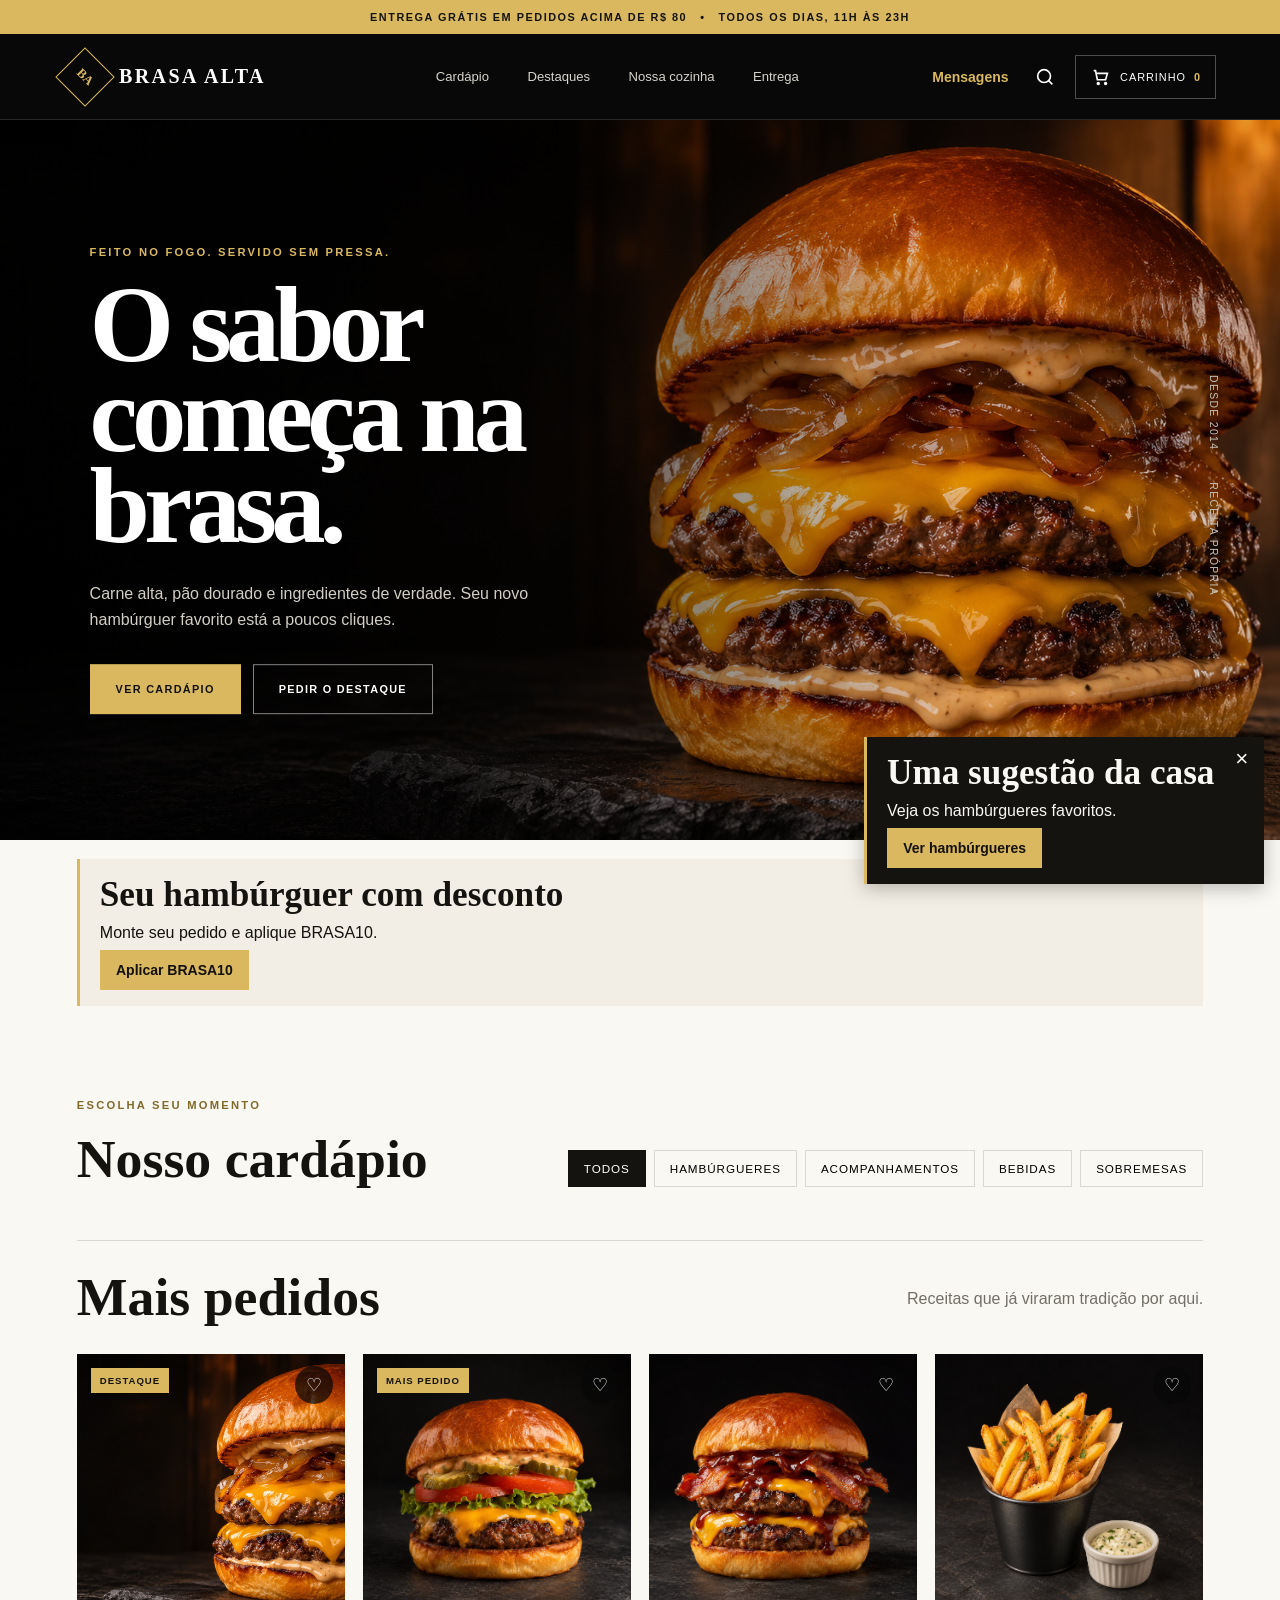
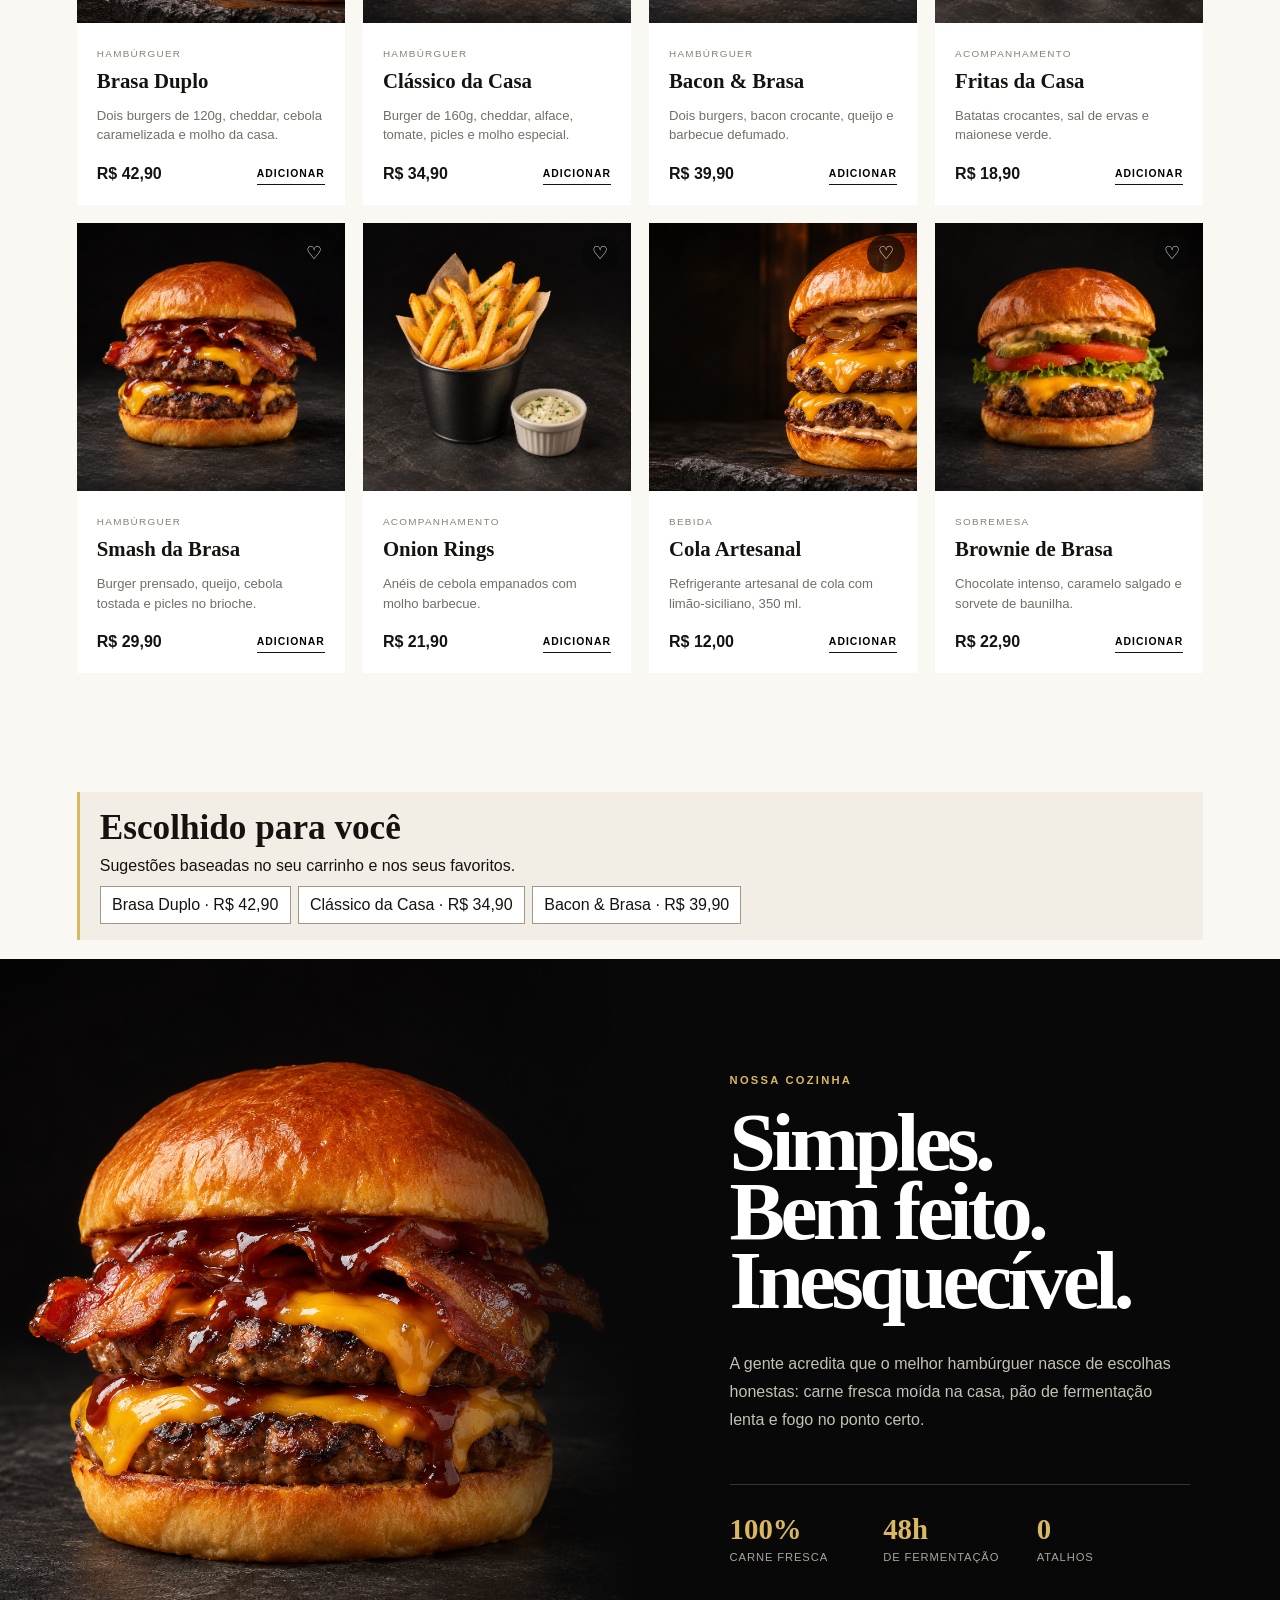
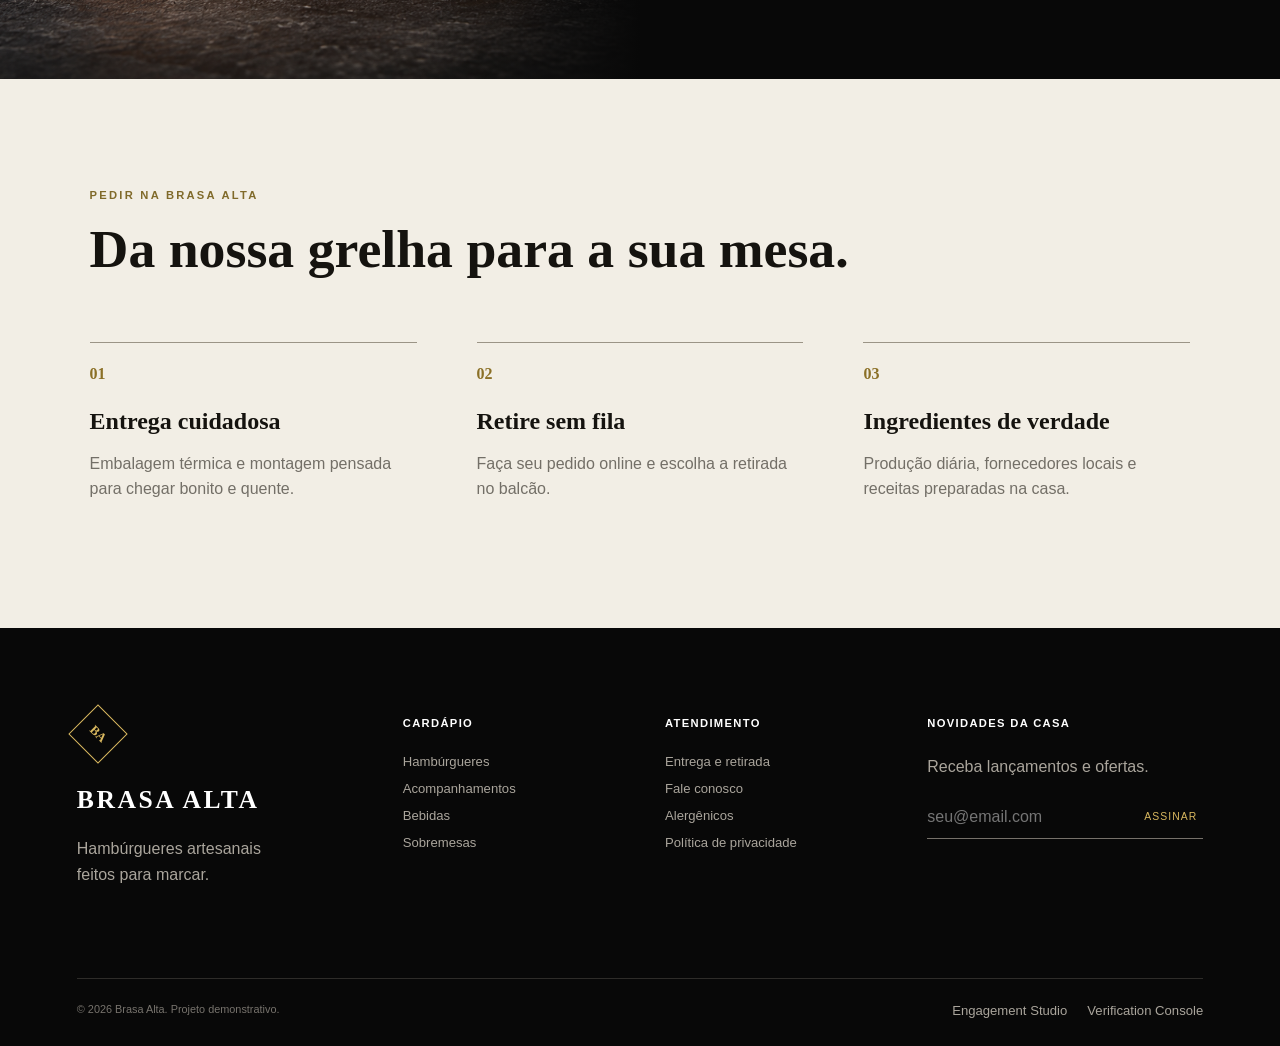
<file: index.html>
<!doctype html>
<html lang="pt-BR">
<head>
  <meta charset="UTF-8">
  <meta name="viewport" content="width=device-width, initial-scale=1.0">
  <meta name="description" content="Brasa Alta — hambúrgueres artesanais, acompanhamentos e sobremesas para pedir online.">
  <title>Brasa Alta — Hambúrgueres artesanais</title>
  <link rel="stylesheet" href="styles.css">
  <link rel="stylesheet" href="engagement.css">
</head>
<body>
  <div class="announcement">Entrega grátis em pedidos acima de R$ 80 <span>•</span> Todos os dias, 11h às 23h</div>
  <header class="site-header" id="topo">
    <a class="brand" href="#topo" aria-label="Brasa Alta, início">
      <span class="brand-mark">BA</span>
      <span class="brand-name">BRASA ALTA</span>
    </a>
    <nav class="desktop-nav" aria-label="Navegação principal">
      <a href="#cardapio">Cardápio</a>
      <a href="#destaques">Destaques</a>
      <a href="#historia">Nossa cozinha</a>
      <a href="#entrega">Entrega</a>
    </nav>
    <div class="header-actions">
      <button class="engage-button" id="messagesToggle">Mensagens <span id="messageCount"></span></button>
      <button class="icon-button" id="searchToggle" aria-label="Abrir busca" aria-expanded="false">
        <svg viewBox="0 0 24 24" aria-hidden="true"><circle cx="11" cy="11" r="7"></circle><path d="m20 20-4-4"></path></svg>
      </button>
      <button class="cart-button" id="cartToggle" aria-label="Abrir carrinho">
        <svg viewBox="0 0 24 24" aria-hidden="true"><path d="M4 5h2l2 10h9l2-7H7"></path><circle cx="9" cy="19" r="1"></circle><circle cx="17" cy="19" r="1"></circle></svg>
        <span>Carrinho</span><b id="cartCount">0</b>
      </button>
      <button class="menu-button" id="menuToggle" aria-label="Abrir menu" aria-expanded="false"><span></span><span></span></button>
    </div>
    <div class="search-panel" id="searchPanel">
      <label for="searchInput">O que você quer comer?</label>
      <div class="search-line">
        <input id="searchInput" type="search" placeholder="Busque por hambúrguer, batata, sobremesa..." autocomplete="off">
        <button id="searchClose" aria-label="Fechar busca">Fechar</button>
      </div>
    </div>
  </header>

  <main>
    <section class="hero" aria-labelledby="heroTitle">
      <img src="assets/hero-burger.png" alt="Hambúrguer duplo com cheddar e cebola caramelizada" fetchpriority="high">
      <div class="hero-overlay"></div>
      <div class="hero-content">
        <p class="eyebrow">Feito no fogo. Servido sem pressa.</p>
        <h1 id="heroTitle">O sabor<br>começa na brasa.</h1>
        <p class="hero-copy">Carne alta, pão dourado e ingredientes de verdade. Seu novo hambúrguer favorito está a poucos cliques.</p>
        <div class="hero-actions">
          <a class="button button-gold" href="#cardapio">Ver cardápio</a>
          <button class="button button-ghost" data-add="Brasa Duplo">Pedir o destaque</button>
        </div>
      </div>
      <div class="hero-side-note"><span>Desde 2014</span><span>Receita própria</span></div>
    </section>

    <div id="heroCampaigns" class="campaign-area"></div>
    <section class="category-strip" id="cardapio" aria-labelledby="categoryTitle">
      <div>
        <p class="eyebrow dark">Escolha seu momento</p>
        <h2 id="categoryTitle">Nosso cardápio</h2>
      </div>
      <div class="filters" role="group" aria-label="Filtrar cardápio">
        <button class="filter active" data-filter="todos">Todos</button>
        <button class="filter" data-filter="burger">Hambúrgueres</button>
        <button class="filter" data-filter="acompanhamento">Acompanhamentos</button>
        <button class="filter" data-filter="bebida">Bebidas</button>
        <button class="filter" data-filter="sobremesa">Sobremesas</button>
      </div>
    </section>

    <section class="products-section" id="destaques" aria-live="polite">
      <div class="section-heading">
        <h2>Mais pedidos</h2>
        <p>Receitas que já viraram tradição por aqui.</p>
      </div>
      <div class="products-grid" id="productsGrid"></div>
      <p class="empty-state" id="emptyState" hidden>Nenhum item encontrado. Tente outra busca.</p>
    </section>

    <div id="menuCampaigns" class="campaign-area"></div>
    <section class="story" id="historia">
      <div class="story-image" role="img" aria-label="Detalhe de hambúrguer preparado na casa"></div>
      <div class="story-copy">
        <p class="eyebrow">Nossa cozinha</p>
        <h2>Simples.<br>Bem feito.<br>Inesquecível.</h2>
        <p>A gente acredita que o melhor hambúrguer nasce de escolhas honestas: carne fresca moída na casa, pão de fermentação lenta e fogo no ponto certo.</p>
        <div class="story-stats">
          <div><strong>100%</strong><span>carne fresca</span></div>
          <div><strong>48h</strong><span>de fermentação</span></div>
          <div><strong>0</strong><span>atalhos</span></div>
        </div>
      </div>
    </section>

    <section class="benefits" id="entrega" aria-labelledby="benefitsTitle">
      <p class="eyebrow dark">Pedir na Brasa Alta</p>
      <h2 id="benefitsTitle">Da nossa grelha para a sua mesa.</h2>
      <div class="benefit-grid">
        <article><span>01</span><h3>Entrega cuidadosa</h3><p>Embalagem térmica e montagem pensada para chegar bonito e quente.</p></article>
        <article><span>02</span><h3>Retire sem fila</h3><p>Faça seu pedido online e escolha a retirada no balcão.</p></article>
        <article><span>03</span><h3>Ingredientes de verdade</h3><p>Produção diária, fornecedores locais e receitas preparadas na casa.</p></article>
      </div>
    </section>
  </main>

  <footer>
    <div class="footer-brand"><span class="brand-mark">BA</span><h2>BRASA ALTA</h2><p>Hambúrgueres artesanais<br>feitos para marcar.</p></div>
    <div><h3>Cardápio</h3><a href="#cardapio">Hambúrgueres</a><a href="#cardapio">Acompanhamentos</a><a href="#cardapio">Bebidas</a><a href="#cardapio">Sobremesas</a></div>
    <div><h3>Atendimento</h3><a href="#entrega">Entrega e retirada</a><a href="#">Fale conosco</a><a href="#">Alergênicos</a><a href="#">Política de privacidade</a></div>
    <div class="newsletter"><h3>Novidades da casa</h3><p>Receba lançamentos e ofertas.</p><form id="newsletterForm"><input type="email" required placeholder="seu@email.com" aria-label="Seu e-mail"><button type="submit">Assinar</button></form><small id="newsletterStatus"></small></div>
    <div class="footer-bottom"><span>© 2026 Brasa Alta. Projeto demonstrativo.</span><nav aria-label="Ferramentas de demonstração"><a href="operations.html">Engagement Studio</a><a href="verify/index.html">Verification Console</a></nav></div>
  </footer>

  <div class="backdrop" id="backdrop"></div>
  <aside class="cart-drawer" id="cartDrawer" aria-label="Seu carrinho" aria-hidden="true">
    <div class="cart-header"><div><p class="eyebrow dark">Seu pedido</p><h2>Carrinho</h2></div><button id="cartClose" aria-label="Fechar carrinho">Fechar</button></div>
    <div class="cart-items" id="cartItems"></div>
    <div id="cartCampaigns"></div>
    <div class="cart-empty" id="cartEmpty"><span>BA</span><h3>Seu carrinho está vazio</h3><p>Escolha um dos favoritos da casa para começar.</p></div>
    <div class="cart-summary"><div><span>Subtotal</span><strong id="cartSubtotal">R$ 0,00</strong></div><p>Taxa de entrega calculada no checkout.</p><button class="button button-dark" id="checkoutButton">Continuar pedido</button></div>
  </aside>

  <div class="toast" id="toast" role="status" aria-live="polite"></div>
  <dialog class="engage-dialog" id="engageDialog" aria-labelledby="dialogTitle"></dialog>
  <div id="floatingCampaigns"></div>
  <script src="campaign-data.js"></script>
  <script src="app.js"></script>
  <script src="store-engagement.js"></script>
</body>
</html>
</file>
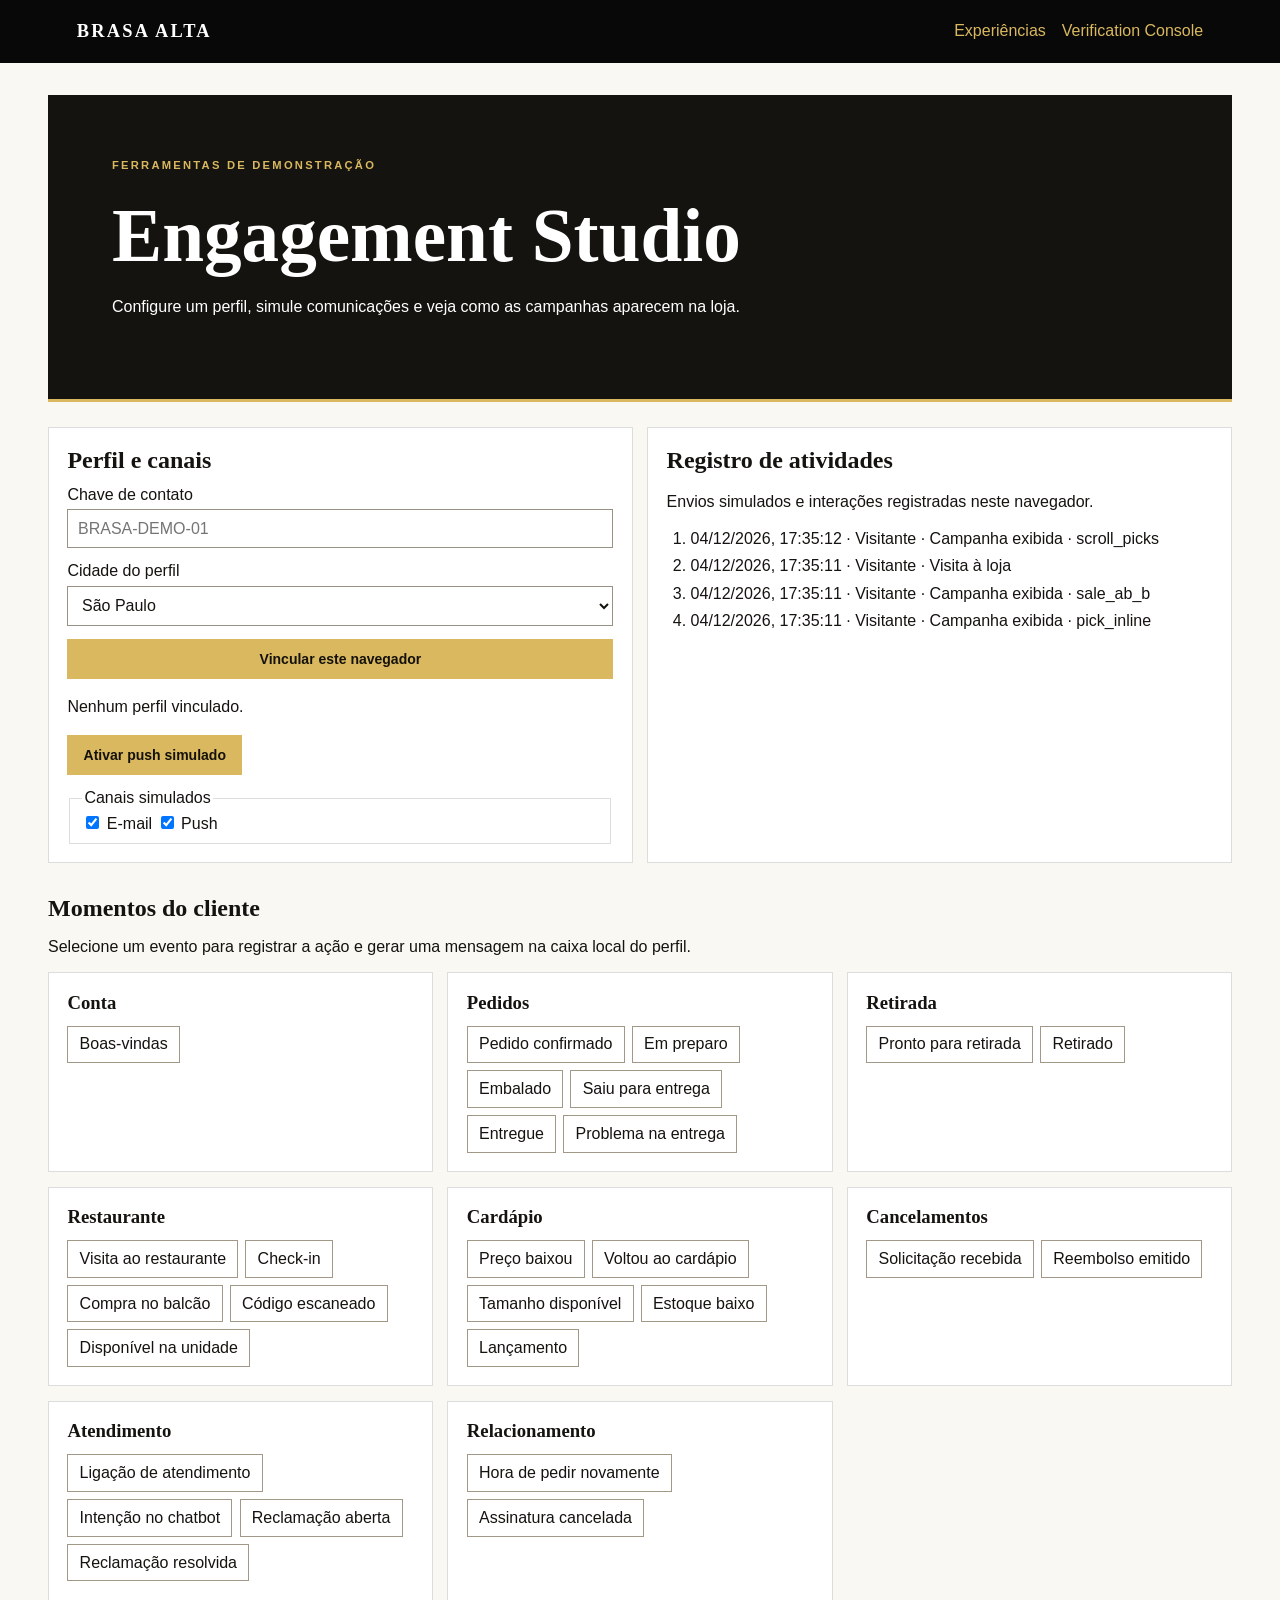
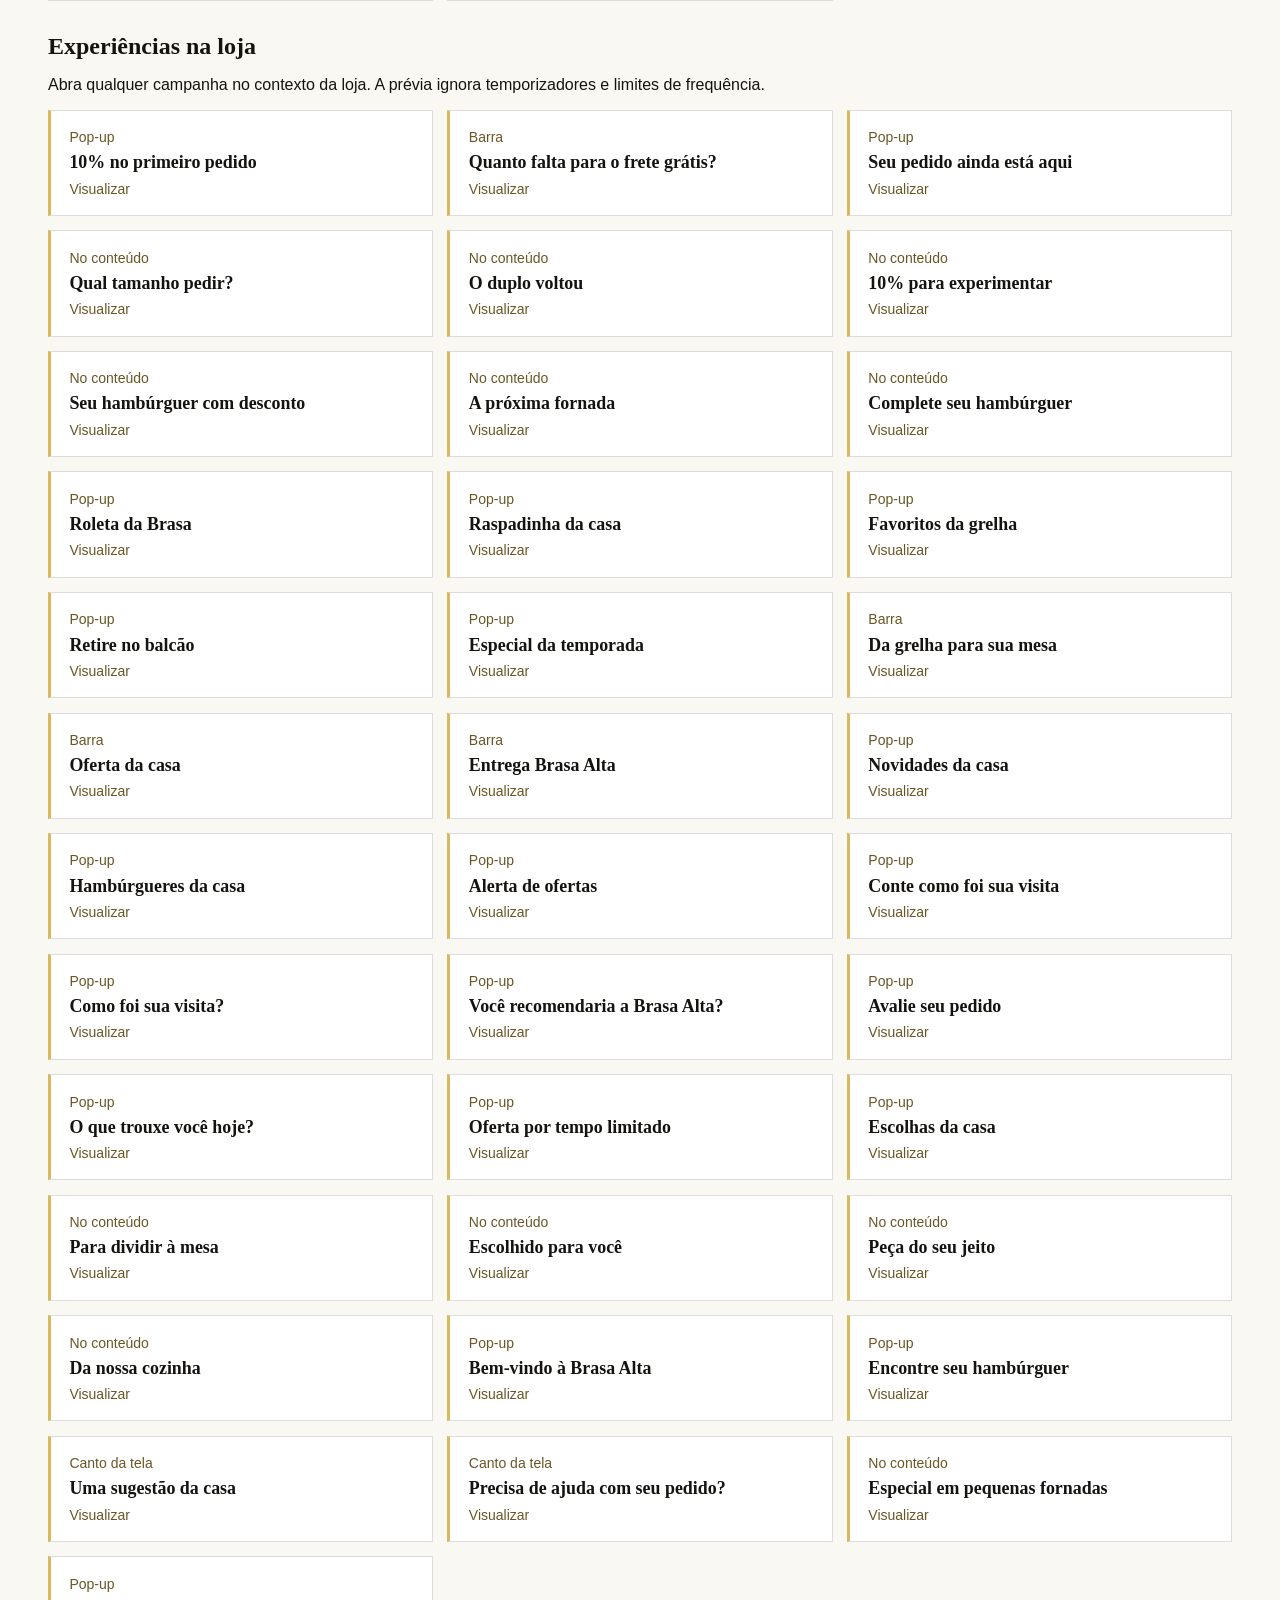
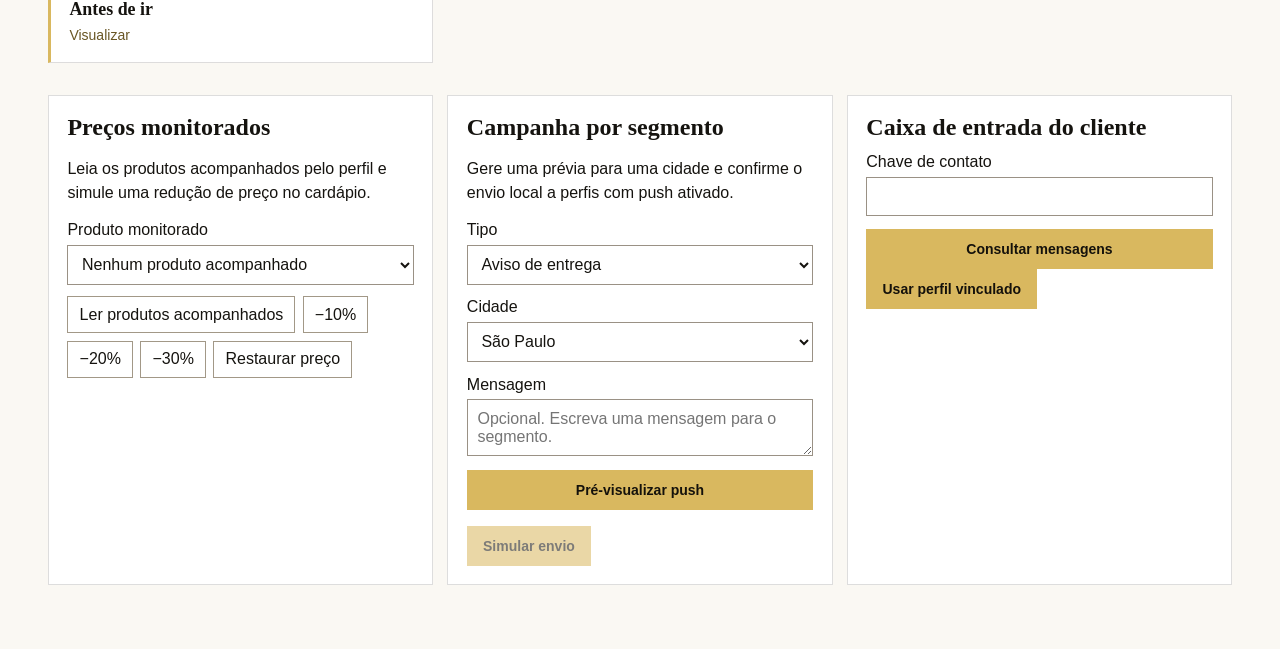
<file: operations.html>
<!doctype html>
<html lang="pt-BR">
<head>
  <meta charset="utf-8"><meta name="viewport" content="width=device-width,initial-scale=1">
  <title>Engagement Studio | Brasa Alta</title>
  <link rel="stylesheet" href="styles.css"><link rel="stylesheet" href="engagement.css">
</head>
<body class="ops">
  <header class="ops-header"><a href="index.html">BRASA ALTA</a><nav><a href="#experiencias">Experiências</a><a href="verify/index.html">Verification Console</a></nav></header>
  <main class="ops-main">
    <div class="ops-intro"><p class="eyebrow">Ferramentas de demonstração</p><h1>Engagement Studio</h1><p>Configure um perfil, simule comunicações e veja como as campanhas aparecem na loja.</p></div>
    <div class="ops-grid">
      <section class="ops-card">
        <h2>Perfil e canais</h2>
        <form id="profileForm" class="campaign-form">
          <label>Chave de contato <input name="contact" required maxlength="60" pattern="[A-Za-z0-9][A-Za-z0-9_.\-]*" placeholder="BRASA-DEMO-01"></label>
          <label>Cidade do perfil <select name="city"><option>São Paulo</option><option>Curitiba</option><option>Rio de Janeiro</option><option>Belo Horizonte</option></select></label>
          <button class="engage-button">Vincular este navegador</button>
        </form>
        <p id="activeProfile" role="status"></p>
        <button class="engage-button" id="pushToggle"></button>
        <fieldset><legend>Canais simulados</legend><label><input id="emailChannel" type="checkbox" checked> E-mail</label> <label><input id="pushChannel" type="checkbox" checked> Push</label></fieldset>
      </section>
      <section class="ops-card"><h2>Registro de atividades</h2><p>Envios simulados e interações registradas neste navegador.</p><ol id="eventLog" class="engage-list"></ol></section>
    </div>
    <section class="ops-section"><h2>Momentos do cliente</h2><p>Selecione um evento para registrar a ação e gerar uma mensagem na caixa local do perfil.</p><div id="moments" class="ops-grid"></div></section>
    <section class="ops-section" id="experiencias"><h2>Experiências na loja</h2><p>Abra qualquer campanha no contexto da loja. A prévia ignora temporizadores e limites de frequência.</p><div id="previews" class="preview-grid"></div></section>
    <div class="ops-grid ops-section">
      <section class="ops-card">
        <h2>Preços monitorados</h2><p>Leia os produtos acompanhados pelo perfil e simule uma redução de preço no cardápio.</p>
        <label>Produto monitorado <select id="watchedProduct"></select></label>
        <div class="campaign-choices"><button id="readWatches">Ler produtos acompanhados</button><button data-discount="10">−10%</button><button data-discount="20">−20%</button><button data-discount="30">−30%</button><button data-discount="0">Restaurar preço</button></div>
        <p id="priceStatus" role="status"></p>
      </section>
      <section class="ops-card">
        <h2>Campanha por segmento</h2><p>Gere uma prévia para uma cidade e confirme o envio local a perfis com push ativado.</p>
        <form id="broadcastForm" class="campaign-form">
          <label>Tipo <select name="type"><option>Aviso de entrega</option><option>Oferta relâmpago</option><option>Novidade no cardápio</option></select></label>
          <label>Cidade <select name="city"><option>São Paulo</option><option>Curitiba</option><option>Rio de Janeiro</option><option>Belo Horizonte</option></select></label>
          <label>Mensagem <textarea name="body" maxlength="160" placeholder="Opcional. Escreva uma mensagem para o segmento."></textarea></label>
          <button class="engage-button">Pré-visualizar push</button>
        </form>
        <p id="broadcastStatus" role="status"></p><button id="broadcastSend" class="engage-button" disabled>Simular envio</button>
      </section>
      <section class="ops-card">
        <h2>Caixa de entrada do cliente</h2>
        <form id="inboxForm" class="campaign-form"><label>Chave de contato <input name="contact" required maxlength="60"></label><button class="engage-button">Consultar mensagens</button></form>
        <button id="useProfile" class="engage-button">Usar perfil vinculado</button>
        <ul id="inboxList" class="engage-list"></ul>
      </section>
    </div>
    <p id="opsStatus" class="ops-status" role="status" hidden></p>
  </main>
  <script src="campaign-data.js"></script><script src="operations.js"></script>
</body>
</html>
</file>
<file: styles.css>
:root{--black:#080808;--ink:#15130f;--cream:#f2eee5;--paper:#faf8f3;--gold:#d9b85f;--muted:#736f67;--line:rgba(20,18,14,.14);--serif:Georgia,'Times New Roman',serif;--sans:Arial,Helvetica,sans-serif}
*{box-sizing:border-box}html{scroll-behavior:smooth}body{margin:0;background:var(--paper);color:var(--ink);font-family:var(--sans);font-size:16px}button,input{font:inherit}button,a{cursor:pointer}a{color:inherit;text-decoration:none}svg{width:22px;height:22px;fill:none;stroke:currentColor;stroke-width:1.8}body.locked{overflow:hidden}
.announcement{height:34px;background:var(--gold);display:flex;align-items:center;justify-content:center;gap:13px;text-transform:uppercase;letter-spacing:.14em;font-size:.68rem;font-weight:700}.site-header{height:86px;background:#080808;color:#fff;display:flex;align-items:center;padding:0 clamp(22px,5vw,76px);position:relative;z-index:30;border-bottom:1px solid rgba(255,255,255,.13)}.brand{display:flex;align-items:center;gap:13px;min-width:245px}.brand-mark{width:42px;height:42px;border:1px solid var(--gold);display:grid;place-items:center;color:var(--gold);font:700 .8rem var(--serif);transform:rotate(45deg)}.brand-mark::first-line{transform:rotate(-45deg)}.brand-name{font:700 1.25rem var(--serif);letter-spacing:.12em}.desktop-nav{display:flex;gap:clamp(20px,3vw,45px);margin:auto}.desktop-nav a{font-size:.82rem;color:#d7d4cc;transition:.2s}.desktop-nav a:hover{color:var(--gold)}.header-actions{display:flex;align-items:center;gap:9px}.icon-button,.cart-button,.menu-button{border:0;background:transparent;color:#fff}.icon-button{width:42px;height:42px;display:grid;place-items:center}.cart-button{height:44px;border:1px solid rgba(255,255,255,.28);padding:0 14px;display:flex;align-items:center;gap:8px;text-transform:uppercase;letter-spacing:.09em;font-size:.68rem}.cart-button b{color:var(--gold)}.menu-button{display:none;width:42px}.menu-button span{display:block;width:22px;border-top:1px solid white;margin:6px auto}.search-panel{position:absolute;left:0;right:0;top:86px;background:var(--cream);color:var(--ink);padding:28px clamp(24px,8vw,130px);transform:translateY(-130%);opacity:0;visibility:hidden;transition:.35s;z-index:-1}.search-panel.open{transform:translateY(0);opacity:1;visibility:visible}.search-panel label{text-transform:uppercase;letter-spacing:.14em;font-weight:700;font-size:.72rem}.search-line{display:flex;border-bottom:1px solid var(--ink);margin-top:10px}.search-line input{border:0;background:transparent;padding:13px 0;font:600 clamp(1.2rem,2.3vw,2rem) var(--serif);width:100%;outline:0}.search-line button{border:0;background:transparent;text-transform:uppercase;font-size:.7rem;letter-spacing:.1em}
.hero{height:min(720px,calc(100vh - 120px));min-height:590px;position:relative;background:#000;color:white;overflow:hidden}.hero>img{width:100%;height:100%;object-fit:cover}.hero-overlay{position:absolute;inset:0;background:linear-gradient(90deg,rgba(0,0,0,.94) 0%,rgba(0,0,0,.72) 38%,rgba(0,0,0,.08) 76%)}.hero-content{position:absolute;left:clamp(24px,7vw,110px);top:50%;transform:translateY(-50%);max-width:650px}.eyebrow{color:var(--gold);text-transform:uppercase;letter-spacing:.2em;font-size:.7rem;font-weight:700;margin:0 0 22px}.eyebrow.dark{color:#806a2a}.hero h1,.story h2{font:600 clamp(4rem,8.5vw,8rem)/.83 var(--serif);letter-spacing:-.055em;margin:0}.hero-copy{max-width:500px;color:#d2cec4;line-height:1.65;margin:30px 0}.hero-actions{display:flex;gap:12px}.button{min-height:50px;border:1px solid transparent;padding:0 25px;display:inline-flex;align-items:center;justify-content:center;text-transform:uppercase;letter-spacing:.12em;font-size:.68rem;font-weight:700;transition:.25s}.button-gold{background:var(--gold);color:#111}.button-gold:hover{background:#edcd75}.button-ghost{background:transparent;color:white;border-color:rgba(255,255,255,.5)}.button-ghost:hover{border-color:var(--gold);color:var(--gold)}.button-dark{background:var(--ink);color:white;width:100%}.hero-side-note{position:absolute;right:-44px;top:50%;transform:rotate(90deg);display:flex;gap:32px;text-transform:uppercase;font-size:.65rem;letter-spacing:.13em;color:#c8c3b7}
.category-strip{padding:74px clamp(24px,6vw,96px) 28px;display:flex;justify-content:space-between;align-items:end;gap:30px}.category-strip h2,.section-heading h2,.benefits>h2{font:600 clamp(2.3rem,4.2vw,4rem)/1 var(--serif);margin:0}.filters{display:flex;gap:8px;flex-wrap:wrap;justify-content:flex-end}.filter{border:1px solid var(--line);background:transparent;padding:11px 15px;font-size:.73rem;text-transform:uppercase;letter-spacing:.08em}.filter:hover,.filter.active{background:var(--ink);color:white;border-color:var(--ink)}.products-section{padding:25px clamp(24px,6vw,96px) 100px}.section-heading{display:flex;align-items:end;justify-content:space-between;border-top:1px solid var(--line);padding-top:30px;margin-bottom:30px}.section-heading p{color:var(--muted)}.products-grid{display:grid;grid-template-columns:repeat(4,1fr);gap:18px}.product-card{background:#fff;min-width:0;position:relative}.product-image{aspect-ratio:1/1;background:#0e0d0b;overflow:hidden;position:relative}.product-image img{width:100%;height:100%;object-fit:cover;transition:.6s}.product-card:hover img{transform:scale(1.04)}.product-tag{position:absolute;top:14px;left:14px;background:var(--gold);padding:7px 9px;text-transform:uppercase;font-size:.6rem;font-weight:700;letter-spacing:.1em}.save-button{position:absolute;right:12px;top:12px;border:0;background:rgba(8,8,8,.72);color:#fff;border-radius:50%;width:38px;height:38px;display:grid;place-items:center;font-size:1.1rem}.save-button.saved{color:var(--gold)}.product-info{padding:20px}.product-category{text-transform:uppercase;letter-spacing:.13em;font-size:.62rem;color:#8a8171}.product-info h3{font:600 1.3rem var(--serif);margin:8px 0}.product-desc{font-size:.82rem;color:var(--muted);line-height:1.5;min-height:40px}.product-bottom{display:flex;align-items:center;justify-content:space-between;margin-top:17px}.price{font-weight:700}.add-button{border:0;border-bottom:1px solid var(--ink);background:transparent;padding:5px 0;text-transform:uppercase;letter-spacing:.1em;font-size:.65rem;font-weight:700}.add-button:hover{color:#8b7027;border-color:#8b7027}.empty-state{text-align:center;padding:60px;color:var(--muted)}
.story{background:var(--black);color:white;display:grid;grid-template-columns:1fr 1fr;min-height:720px}.story-image{background:linear-gradient(90deg,transparent 65%,var(--black)),url('assets/burger-bacon.png') center/cover}.story-copy{padding:100px clamp(30px,7vw,110px);display:flex;flex-direction:column;justify-content:center}.story h2{font-size:clamp(3.7rem,6.5vw,7rem)}.story-copy>p:not(.eyebrow){color:#c5c0b5;line-height:1.75;max-width:540px;margin:35px 0}.story-stats{border-top:1px solid rgba(255,255,255,.18);display:grid;grid-template-columns:repeat(3,1fr);padding-top:28px;margin-top:15px}.story-stats strong{font:600 1.8rem var(--serif);color:var(--gold);display:block}.story-stats span{display:block;font-size:.7rem;text-transform:uppercase;letter-spacing:.08em;color:#aaa59b;margin-top:5px}.benefits{padding:110px clamp(24px,7vw,110px);background:var(--cream)}.benefits>h2{max-width:760px}.benefit-grid{display:grid;grid-template-columns:repeat(3,1fr);gap:60px;margin-top:65px}.benefit-grid article{border-top:1px solid #9b9486;padding-top:22px}.benefit-grid article>span{font:600 1rem var(--serif);color:#8b7027}.benefit-grid h3{font:600 1.5rem var(--serif);margin:25px 0 12px}.benefit-grid p{color:var(--muted);line-height:1.6}
footer{background:#080808;color:#d2cec5;padding:78px clamp(24px,6vw,96px) 28px;display:grid;grid-template-columns:1.3fr 1fr 1fr 1.3fr;gap:50px}footer .brand-mark{margin:7px 0 30px}footer h2{font:600 1.6rem var(--serif);color:white;letter-spacing:.1em}footer h3{color:white;text-transform:uppercase;letter-spacing:.12em;font-size:.7rem;margin-bottom:25px}footer a{display:block;color:#aaa59c;font-size:.82rem;margin:12px 0}footer a:hover{color:var(--gold)}footer p{color:#aaa59c;line-height:1.6}.newsletter form{display:flex;border-bottom:1px solid #76716a}.newsletter input{background:transparent;border:0;outline:0;color:white;padding:12px 0;width:100%}.newsletter button{border:0;background:transparent;color:var(--gold);text-transform:uppercase;font-size:.65rem;letter-spacing:.1em}.newsletter small{display:block;color:var(--gold);margin-top:10px}.footer-bottom{grid-column:1/-1;border-top:1px solid #2e2c29;padding-top:24px;margin-top:25px;display:flex;justify-content:space-between;font-size:.68rem;color:#77736d}
.backdrop{position:fixed;inset:0;background:rgba(0,0,0,.7);z-index:50;opacity:0;visibility:hidden;transition:.3s}.backdrop.open{opacity:1;visibility:visible}.cart-drawer{position:fixed;right:0;top:0;bottom:0;width:min(470px,100%);background:var(--paper);z-index:60;transform:translateX(100%);transition:.4s cubic-bezier(.22,.8,.3,1);display:flex;flex-direction:column}.cart-drawer.open{transform:translateX(0)}.cart-header{padding:32px;display:flex;justify-content:space-between;align-items:start;border-bottom:1px solid var(--line)}.cart-header .eyebrow{margin-bottom:5px}.cart-header h2{font:600 2.3rem var(--serif);margin:0}.cart-header button{border:0;background:transparent;text-transform:uppercase;font-size:.65rem;letter-spacing:.1em}.cart-items{overflow:auto;padding:0 30px}.cart-item{display:grid;grid-template-columns:76px 1fr auto;gap:14px;padding:20px 0;border-bottom:1px solid var(--line)}.cart-item img{width:76px;height:76px;object-fit:cover;background:#111}.cart-item h4{font:600 1rem var(--serif);margin:3px 0 7px}.cart-item p{margin:0;font-size:.75rem;color:var(--muted)}.qty{display:flex;align-items:center;gap:10px;margin-top:12px}.qty button{border:1px solid var(--line);background:white;width:25px;height:25px}.remove{border:0;background:transparent;font-size:.7rem;text-decoration:underline;color:var(--muted)}.cart-empty{margin:auto;text-align:center;padding:30px}.cart-empty>span{font:600 2.5rem var(--serif);color:var(--gold)}.cart-empty h3{font:600 1.4rem var(--serif)}.cart-empty p{color:var(--muted)}.cart-summary{padding:25px 30px 30px;margin-top:auto;border-top:1px solid var(--line);background:#fff}.cart-summary>div{display:flex;justify-content:space-between;font-size:1.1rem}.cart-summary>p{font-size:.72rem;color:var(--muted);margin-bottom:18px}.toast{position:fixed;bottom:25px;left:50%;transform:translate(-50%,20px);background:#111;color:white;padding:13px 20px;z-index:80;opacity:0;transition:.3s;font-size:.8rem}.toast.show{opacity:1;transform:translate(-50%,0)}
@media(max-width:1000px){.desktop-nav{display:none}.brand{min-width:0;margin-right:auto}.menu-button{display:block}.products-grid{grid-template-columns:repeat(2,1fr)}.story{grid-template-columns:1fr}.story-image{height:520px;background-image:linear-gradient(0deg,var(--black),transparent 35%),url('assets/burger-bacon.png')}.benefit-grid{gap:25px}footer{grid-template-columns:1fr 1fr}}
@media(max-width:650px){.announcement{font-size:.57rem;height:30px}.site-header{height:72px;padding:0 18px}.brand-name{font-size:1rem}.brand-mark{width:34px;height:34px}.icon-button{display:none}.cart-button span{display:none}.search-panel{top:72px;padding:20px}.hero{height:700px;min-height:0}.hero>img{object-position:66% center}.hero-overlay{background:linear-gradient(0deg,rgba(0,0,0,.96),rgba(0,0,0,.15) 75%)}.hero-content{left:22px;right:22px;top:auto;bottom:55px;transform:none}.hero h1{font-size:3.8rem}.hero-copy{font-size:.9rem;margin:20px 0}.hero-actions{flex-direction:column;align-items:stretch}.hero-side-note{display:none}.category-strip{padding:58px 20px 20px;display:block}.filters{justify-content:flex-start;margin-top:25px;flex-wrap:nowrap;overflow-x:auto;padding-bottom:8px}.filter{white-space:nowrap}.products-section{padding:20px 20px 70px}.section-heading{display:block}.section-heading p{font-size:.85rem}.products-grid{grid-template-columns:1fr}.product-info{padding:18px}.story{min-height:0}.story-image{height:390px}.story-copy{padding:65px 22px}.story h2{font-size:3.7rem}.story-stats{gap:12px}.story-stats strong{font-size:1.4rem}.benefits{padding:70px 22px}.benefit-grid{grid-template-columns:1fr;margin-top:45px;gap:32px}footer{grid-template-columns:1fr;padding:60px 24px 25px}.footer-bottom{display:block}.footer-bottom span{display:block;margin:8px 0}.cart-header{padding:25px 20px}.cart-items{padding:0 20px}.cart-summary{padding:22px 20px}}
</file>
<file: engagement.css>
[hidden] { display: none !important; }
.engage-button {
  display: inline-block;
  padding: .68rem .95rem;
  border: 1px solid var(--gold);
  background: var(--gold);
  color: #14110b;
  font-weight: 700;
  font-size: .875rem;
}
.engage-button:hover { background: #edce7d; }
.header-actions .engage-button { background: transparent; color: var(--gold); border-color: transparent; padding-inline: .35rem; }
.footer-bottom nav { display: flex; gap: 1.25rem; flex-wrap: wrap; }
.footer-bottom nav a { margin: 0; }
.campaign-area:not(:empty) { padding: 1.2rem clamp(1.25rem, 6vw, 6rem); }
.campaign-block { position: relative; padding: 1rem 1.25rem; background: var(--cream); border-left: 3px solid var(--gold); }
.campaign-block h2, .engage-dialog h2 { margin: 0 0 .55rem; font: 700 clamp(1.45rem,3vw,2.2rem) var(--serif); }
.campaign-block p { margin: .5rem 0; }
.campaign-block progress { width: 100%; accent-color: #806a2a; }
.campaign-feedback:empty { display: none; }
.campaign-feedback { font-weight: 700; }
#floatingCampaigns { position: fixed; z-index: 40; bottom: 1rem; right: 1rem; width: min(25rem,calc(100% - 2rem)); display: grid; gap: .5rem; }
.campaign-block.bar, .campaign-block.corner { padding-right: 2.4rem; }
#floatingCampaigns .campaign-block { background: var(--ink); color: var(--paper); box-shadow: 0 4px 18px #0004; }
.campaign-dismiss, .dialog-close button { border: 0; background: transparent; color: inherit; }
.campaign-dismiss { position: absolute; top: .45rem; right: .6rem; font-size: 1.4rem; }
.engage-dialog { width: min(36rem,calc(100% - 2rem)); max-height: 90vh; overflow: auto; background: var(--paper); color: var(--ink); border: 1px solid var(--gold); padding: clamp(1rem,4vw,2rem); }
.engage-dialog::backdrop { background: #000b; }
.dialog-close { text-align: right; margin-bottom: .6rem; }
.campaign-image, .campaign-carousel img { width: 100%; max-height: 15rem; object-fit: cover; display: block; }
.campaign-form, #demoCheckout { display: grid; gap: .85rem; }
.campaign-form label, #demoCheckout label { display: block; }
.campaign-form input:not([type=checkbox]), .campaign-form select, .campaign-form textarea, #demoCheckout select, .ops-card select { display: block; width: 100%; padding: .6rem; margin-top: .35rem; background: white; border: 1px solid #9a9185; color: var(--ink); font: inherit; }
.campaign-carousel { margin: .5rem 0; }
.campaign-carousel figcaption { padding: .5rem 0; }
.campaign-choices { display: flex; gap: .45rem; flex-wrap: wrap; margin-top: .7rem; }
.campaign-choices button, .campaign-carousel button, .scratch { border: 1px solid #a29887; background: white; color: var(--ink); padding: .55rem .7rem; }
.campaign-clock { font: 700 1.7rem var(--serif); font-variant-numeric: tabular-nums; }
.scratch { width: 100%; min-height: 5rem; touch-action: none; background: linear-gradient(90deg,#806a2a var(--scratch-progress,0%),transparent 0), repeating-linear-gradient(135deg,#161513 0 8px,#372e23 8px 16px); color: white; }
.wheel { margin: .8rem auto; width: 7rem; aspect-ratio: 1; border-radius: 50%; background: conic-gradient(#d9b85f 0 60deg,#201a10 60deg 120deg,#d9b85f 120deg 180deg,#201a10 180deg 240deg,#d9b85f 240deg 300deg,#201a10 300deg); display: grid; place-items: center; color: white; font-size: 2rem; transition: transform .7s; }
.wheel.spun { transform: rotate(790deg); }
button:disabled { cursor: default; opacity: .55; }
.ops-header { display: flex; flex-wrap: wrap; justify-content: space-between; align-items: center; gap: 1rem; background: var(--black); color: white; padding: 1.3rem clamp(1rem,6vw,6rem); }
.ops-header>a { font: 700 1.15rem var(--serif); letter-spacing: .12em; }
.ops-header nav { display: flex; gap: 1rem; color: var(--gold); }
.ops-main { width: min(74rem,calc(100% - 2rem)); margin: 2rem auto 4rem; }
.ops-intro { padding: clamp(1.25rem,5vw,4rem); background: var(--ink); color: white; border-bottom: 3px solid var(--gold); margin-bottom: 1.6rem; }
.ops-intro h1 { margin: 0; font: 700 clamp(2rem,6vw,4.7rem) var(--serif); }
.ops-intro p:last-child, .ops-card p { line-height: 1.5; }
.ops-grid, .preview-grid { display: grid; grid-template-columns: repeat(auto-fit,minmax(min(100%,20rem),1fr)); gap: .9rem; }
.ops-card, .preview-grid a { background: white; border: 1px solid var(--line); padding: 1.15rem; }
.ops-card h2, .ops-card h3, .ops-section>h2 { margin: 0 0 .75rem; font-family: var(--serif); }
.ops-section { margin-top: 2rem; }
.ops-card fieldset { margin-top: .9rem; border: 1px solid var(--line); }
.engage-list { max-height: 17rem; overflow: auto; padding-left: 1.5rem; overflow-wrap: anywhere; }
.engage-list li { margin-bottom: .6rem; }
.preview-grid a { display: grid; gap: .45rem; border-left: 3px solid var(--gold); }
.preview-grid a:hover { background: var(--cream); }
.preview-grid a span { font-size: .875rem; color: #695625; }
.preview-grid a strong { font: 700 1.12rem var(--serif); }
.ops-status { position: fixed; bottom: .75rem; right: .75rem; max-width: calc(100% - 1.5rem); padding: 1rem; background: var(--ink); color: white; border: 1px solid var(--gold); }
.ops-card dl { display: grid; grid-template-columns: minmax(7rem,1fr) 2fr; gap: .65rem; }
.ops-card dt { font-weight: 700; }
.ops-card dd { margin: 0; overflow-wrap: anywhere; }
.table-scroll { overflow-x: auto; margin-top: 1rem; }
.ops-card table { border-collapse: collapse; width: 100%; }
.ops-card th, .ops-card td { padding: .7rem; text-align: left; border-bottom: 1px solid var(--line); }
@media (max-width:650px) {
  .header-actions { gap: .3rem; }
  .header-actions .engage-button { font-size: .75rem; }
  .site-header .icon-button { display: grid; width: 2rem; }
  .site-header .brand { gap: .55rem; }
  .site-header .brand-name { font-size: .8rem; }
  .site-header .cart-button { padding-inline: .4rem; }
}
@media (prefers-reduced-motion:reduce) { .wheel { transition: none; } }
</file>
